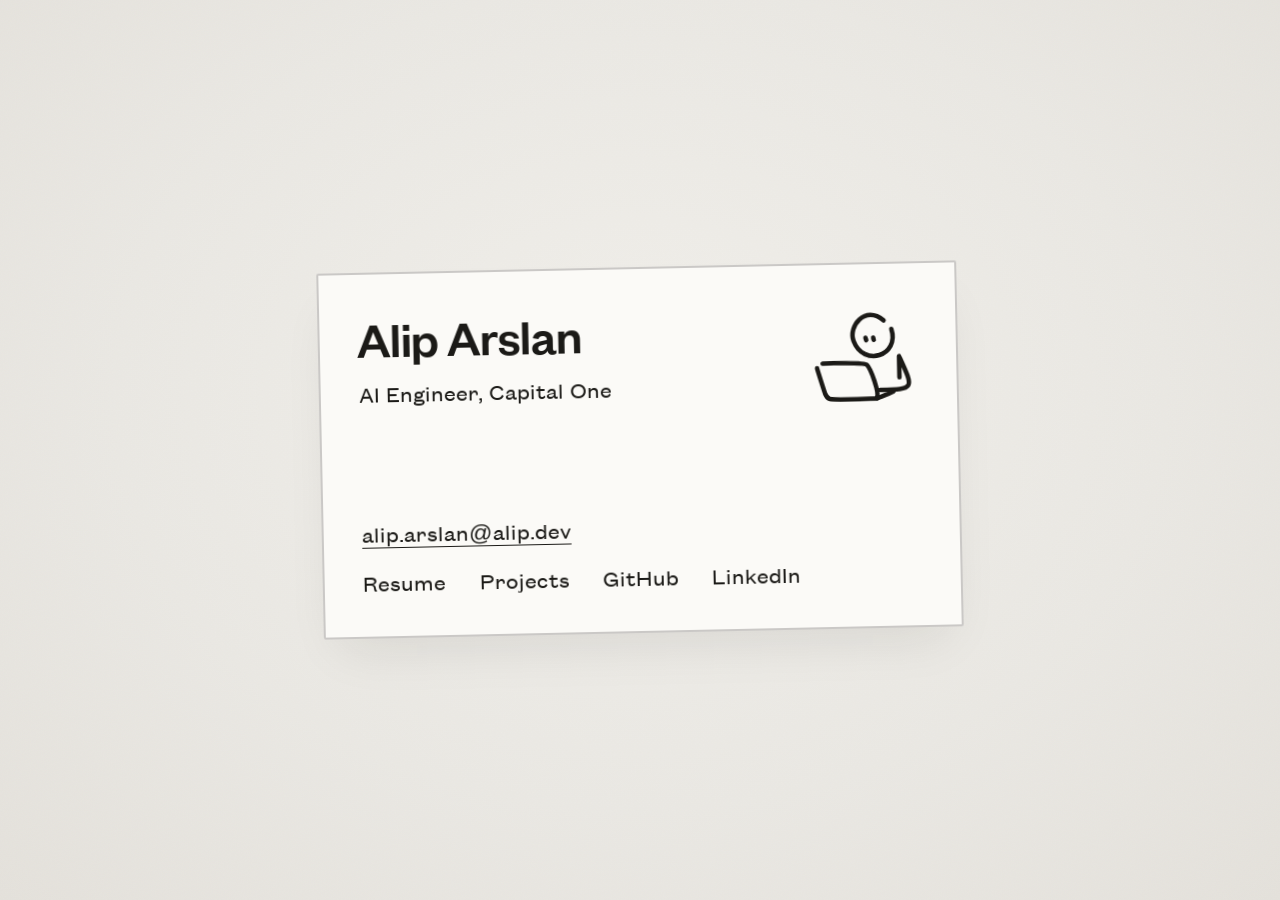
<file: index.html>
<!DOCTYPE html>
<html lang="en">
<head>
  <meta charset="UTF-8">
  <meta name="viewport" content="width=device-width, initial-scale=1.0">
  <title>Alip Arslan - AI Engineer</title>
  <meta name="description" content="Alip Arslan - AI engineer at Capital One.">
  <meta name="theme-color" content="#e9e7e2" media="(prefers-color-scheme: light)">
  <meta name="theme-color" content="#0d0d0c" media="(prefers-color-scheme: dark)">

  <meta property="og:title" content="Alip Arslan — AI Engineer">
  <meta property="og:description" content="AI Engineer, Capital One.">
  <meta property="og:type" content="profile">
  <meta property="og:url" content="https://alip.dev/">
  <meta property="og:image" content="https://alip.dev/static/og.png">
  <meta property="og:image:width" content="1200">
  <meta property="og:image:height" content="630">
  <meta property="og:image:alt" content="Alip Arslan's digital business card">
  <meta name="twitter:card" content="summary_large_image">

  <script type="application/ld+json">
    {
      "@context": "https://schema.org",
      "@type": "Person",
      "name": "Alip Arslan",
      "url": "https://alip.dev/",
      "email": "mailto:alip.arslan@alip.dev",
      "jobTitle": "AI Engineer",
      "worksFor": {
        "@type": "Organization",
        "name": "Capital One"
      },
      "sameAs": [
        "https://github.com/aliparslan",
        "https://linkedin.com/in/aliparslan"
      ]
    }
  </script>

  <link rel="canonical" href="https://alip.dev/">
  <link rel="icon" href="/static/favicon.png" type="image/png">
  <link rel="apple-touch-icon" href="/static/favicon.png">

  <link rel="preload" href="/fonts/founders-grotesk-text-regular.woff2" as="font" type="font/woff2" crossorigin>
  <link rel="preload" href="/fonts/founders-grotesk-medium.woff2" as="font" type="font/woff2" crossorigin>

  <link rel="stylesheet" href="/styles.css">
</head>
<body>

  <main class="scene">
    <div class="tilt">
      <article class="card" id="card">

        <section class="face front" id="front">
          <span class="card-illustration" aria-hidden="true"></span>

          <div>
            <h1 class="name">Alip Arslan</h1>
            <p class="role">AI Engineer, Capital One</p>
          </div>

          <div class="card-bottom">
            <p class="address">
              <a href="mailto:alip.arslan@alip.dev" class="email">alip.arslan@alip.dev</a>
            </p>
            <nav class="links" aria-label="Elsewhere">
              <a href="/resume.pdf" class="link" target="_blank" rel="noopener">Resume</a>
              <button type="button" class="link" id="flip-to-back" aria-expanded="false" aria-controls="back">Projects</button>
              <a href="https://github.com/aliparslan" class="link" target="_blank" rel="noopener">GitHub</a>
              <a href="https://linkedin.com/in/aliparslan" class="link" target="_blank" rel="noopener">LinkedIn</a>
            </nav>
          </div>
        </section>

        <section class="face back" id="back" aria-label="Projects" inert>
          <div class="back-head">
            <button type="button" class="flip-btn" id="flip-to-front">
              <svg class="arrow arrow-back" viewBox="0 0 10 10" aria-hidden="true">
                <path d="M9.2 5H1.4M4.6 1.8 1.4 5l3.2 3.2" />
              </svg>
              <span>Flip</span>
            </button>
          </div>

          <ul class="project-list">
            <li>
              <a href="https://pinkslip.alip.dev" target="_blank" rel="noopener">
                <span class="project-head">
                  <span class="project-name">Pinkslip</span>
                  <svg class="arrow arrow-out" viewBox="0 0 10 10" aria-hidden="true">
                    <path d="M0.8 9.2 9.2 0.8M3.6 0.8h5.6v5.6" />
                  </svg>
                </span>
                <span class="project-desc">
                  <span class="project-desc-full">Job alerts, pushed to your phone</span>
                  <span class="project-desc-short">Job alerts sent to your phone</span>
                </span>
              </a>
            </li>
            <li>
              <a href="https://github.com/aliparslan/anchor" target="_blank" rel="noopener">
                <span class="project-head">
                  <span class="project-name">Anchor</span>
                  <svg class="arrow arrow-out" viewBox="0 0 10 10" aria-hidden="true">
                    <path d="M0.8 9.2 9.2 0.8M3.6 0.8h5.6v5.6" />
                  </svg>
                </span>
                <span class="project-desc">
                  <span class="project-desc-full">A calm and minimal personal dashboard</span>
                  <span class="project-desc-short">Minimal personal dashboard</span>
                </span>
              </a>
            </li>
            <li>
              <a href="https://breadwinner.alip.dev" target="_blank" rel="noopener">
                <span class="project-head">
                  <span class="project-name">Breadwinner</span>
                  <svg class="arrow arrow-out" viewBox="0 0 10 10" aria-hidden="true">
                    <path d="M0.8 9.2 9.2 0.8M3.6 0.8h5.6v5.6" />
                  </svg>
                </span>
                <span class="project-desc">
                  <span class="project-desc-full">Track spending habits with AI insights</span>
                  <span class="project-desc-short">AI spending insights</span>
                </span>
              </a>
            </li>
            <li>
              <a href="https://github.com/aliparslan/hoosreading" target="_blank" rel="noopener">
                <span class="project-head">
                  <span class="project-name">Hoosreading</span>
                  <svg class="arrow arrow-out" viewBox="0 0 10 10" aria-hidden="true">
                    <path d="M0.8 9.2 9.2 0.8M3.6 0.8h5.6v5.6" />
                  </svg>
                </span>
                <span class="project-desc">
                  <span class="project-desc-full">Adapts webpages to your reading level</span>
                  <span class="project-desc-short">Adaptive reading tool</span>
                </span>
              </a>
            </li>
          </ul>
        </section>

      </article>
    </div>
  </main>

  <script src="/script.js"></script>

</body>
</html>
</file>
<file: styles.css>
*, *::before, *::after { margin: 0; padding: 0; box-sizing: border-box; }

@font-face {
  font-family: 'Founders Grotesk';
  src: url('/fonts/founders-grotesk-medium.woff2') format('woff2');
  font-weight: 500;
  font-display: swap;
}

@font-face {
  font-family: 'Founders Grotesk Text';
  src: url('/fonts/founders-grotesk-text-regular.woff2') format('woff2');
  font-weight: 400;
  font-display: swap;
}

@font-face {
  font-family: 'Founders Grotesk Text';
  src: url('/fonts/founders-grotesk-text-semibold.woff2') format('woff2');
  font-weight: 600;
  font-display: swap;
}

:root {
  --font: 'Founders Grotesk Text', 'Helvetica Neue', Helvetica, Arial, sans-serif;
  --ease: cubic-bezier(0.16, 1, 0.3, 1);
  --bg: #e9e7e2;
  --card: #fbfaf7;
  --fg: #1b1a17;
  --edge: rgba(27, 26, 23, 0.22);
  --ambient-center: #f0eee9;
  --ambient-edge: #e3e0da;
  --card-shadow: rgba(27, 26, 23, 0.1);
}

@media (prefers-color-scheme: dark) {
  :root {
    --bg: #0d0d0c;
    --card: #181714;
    --fg: #eae7e0;
    --edge: rgba(234, 231, 224, 0.2);
    --ambient-center: #141310;
    --ambient-edge: #090908;
    --card-shadow: rgba(0, 0, 0, 0.32);
  }
}

body {
  min-height: 100svh;
  display: grid;
  place-items: center;
  padding: clamp(1rem, 4vw, 3rem);
  font-family: var(--font);
  background-color: var(--bg);
  background-image:
    url("data:image/svg+xml,%3Csvg viewBox='0 0 140 140' xmlns='http://www.w3.org/2000/svg'%3E%3Cfilter id='n'%3E%3CfeTurbulence type='fractalNoise' baseFrequency='.85' numOctaves='3' stitchTiles='stitch'/%3E%3C/filter%3E%3Crect width='100%25' height='100%25' opacity='.14' filter='url(%23n)'/%3E%3C/svg%3E"),
    radial-gradient(
      ellipse at 50% 44%,
      var(--ambient-center) 0%,
      var(--bg) 58%,
      var(--ambient-edge) 100%
    );
  background-repeat: repeat, no-repeat;
  background-size: 140px 140px, 100% 100%;
  background-blend-mode: soft-light, normal;
  color: var(--fg);
  transition: background-color 0.3s ease, color 0.3s ease;
}

::selection {
  background: var(--fg);
  color: var(--card);
}

/* Card */
.scene {
  width: min(40rem, 100%, (100svh - 5rem) * 1.75);
  container-type: inline-size;
  perspective: 1600px;
}

.tilt {
  transform: rotate(-1.2deg);
  transform-style: preserve-3d;
  animation: deal-card 1.1s var(--ease);
}

@keyframes deal-card {
  from {
    transform: translate3d(0, -65vh, 0) rotate(-8deg);
  }
  to {
    transform: translate3d(0, 0, 0) rotate(-1.2deg);
  }
}

.card {
  /* Every internal measurement scales from this value. */
  font-size: clamp(0.8125rem, 3.15cqw, 1.3rem);
  aspect-ratio: 1.75 / 1;
  position: relative;
  touch-action: pan-y;
  transform-style: preserve-3d;
  transition: transform 0.7s var(--ease);
}

.card.dragging,
.card.normalizing { transition: none; }

.card.flipped { transform: rotateY(-180deg); }

.face {
  position: absolute;
  inset: 0;
  backface-visibility: hidden;
  -webkit-backface-visibility: hidden;
  background-color: var(--card);
  border: 0;
  border-radius: 2px;
  box-shadow:
    inset 0 0 0 2px var(--edge),
    0 1.25em 2.4em -0.9em var(--card-shadow);
  padding: 2em;
  display: flex;
  flex-direction: column;
  transition: background-color 0.3s ease;
}

.front {
  justify-content: space-between;
}

.back {
  transform: rotateY(-180deg);
}

/* Front */
.name,
.card-illustration {
  font-size: 2.54em;
}

.name {
  font-family: 'Founders Grotesk', var(--font);
  font-weight: 500;
  letter-spacing: -0.01em;
  line-height: 1.06;
  margin-inline-start: -0.035em;
}

.role {
  font-size: 1.14em;
  margin-top: 0.5em;
}

.card-bottom { font-size: 1.14em; }

.card-illustration {
  position: absolute;
  top: 0.52em;
  right: 0.61em;
  width: 2.52em;
  aspect-ratio: 1;
  background-color: currentColor;
  transform: scaleX(-1);
  -webkit-mask: url('/static/laptop-work.svg') center / contain no-repeat;
  mask: url('/static/laptop-work.svg') center / contain no-repeat;
  pointer-events: none;
}

.address { margin-bottom: 0.85em; }
.links   { display: flex; flex-wrap: wrap; gap: 1.45em; }

.email {
  color: inherit;
  text-decoration: underline;
  text-underline-offset: 0.22em;
  text-decoration-thickness: 1px;
}

.link {
  font: inherit;
  color: inherit;
  background: none;
  border: 0;
  cursor: pointer;
  text-decoration: none;
}

/* Expand small targets without affecting layout. */
.email, .link { position: relative; }
.email::before, .link::before {
  content: '';
  position: absolute;
  inset: -0.55em -0.25em;
}

.link::after,
.flip-btn > span::after,
.project-name::after {
  content: '';
  position: absolute;
  left: 0;
  bottom: -0.2em;
  width: 100%;
  height: 1px;
  background: currentColor;
  transform: scaleX(0);
  transform-origin: left;
  transition: transform 0.35s var(--ease);
  pointer-events: none;
}

.email:focus-visible,
.link:focus-visible,
.flip-btn:focus-visible,
.project-list a:focus-visible { outline: none; }

.email:focus-visible { text-decoration-thickness: 2px; }
.link:focus-visible::after { transform: scaleX(1); }

.arrow {
  flex: none;
  fill: none;
  stroke: currentColor;
  stroke-linecap: butt;
  stroke-linejoin: miter;
  transition: transform 0.2s var(--ease);
}

.arrow-out {
  width: 0.59em;
  height: 0.59em;
  position: relative;
  top: 0.07em;
  stroke-width: 1.6;
}

.arrow-back {
  width: 0.8em;
  height: 0.8em;
  position: relative;
  top: 0.06em;
  stroke-width: 1.45;
}

/* Back */
.back-head { padding-bottom: 0.25em; }

.flip-btn {
  display: inline-flex;
  align-items: baseline;
  gap: 0.5em;
  position: relative;
  font: inherit;
  font-size: 0.95em;
  font-weight: 600;
  letter-spacing: 0.08em;
  text-transform: uppercase;
  color: inherit;
  background: none;
  border: 0;
  cursor: pointer;
}

.flip-btn > span { position: relative; }

.flip-btn:focus-visible > span::after { transform: scaleX(1); }

.flip-btn:focus-visible .arrow-back { transform: translateX(-0.15em); }

.project-list {
  list-style: none;
  display: grid;
  grid-template-columns: repeat(2, minmax(0, 1fr));
  grid-template-rows: repeat(2, minmax(0, 1fr));
  flex: 1;
  margin-top: 0.35em;
}

.project-list li { min-width: 0; }

.project-list a {
  display: flex;
  flex-direction: column;
  justify-content: center;
  width: 100%;
  height: 100%;
  min-width: 0;
  padding: 0.65em 0.8em;
  text-decoration: none;
  color: inherit;
}

.project-list li:nth-child(odd) a { padding-left: 0; }

.project-head {
  display: flex;
  align-items: baseline;
  gap: 0.32em;
}

.project-name {
  position: relative;
  font-size: 1.14em;
  font-weight: 600;
}

.project-name::after { bottom: -0.15em; }

.project-desc {
  display: block;
  min-width: 0;
  font-size: 1em;
  line-height: 1.18;
  margin-top: 0.18em;
}

.project-desc-short { display: none; }

.project-list a:focus-visible .project-name::after { transform: scaleX(1); }
.project-list a:focus-visible .arrow-out { transform: translate(2px, -2px); }

@media (hover: hover) {
  .link:hover::after { transform: scaleX(1); }

  .flip-btn:hover > span::after { transform: scaleX(1); }
  .flip-btn:hover .arrow-back { transform: translateX(-0.15em); }

  .project-list a:hover .project-name::after { transform: scaleX(1); }
  .project-list a:hover .arrow-out { transform: translate(2px, -2px); }
}

/* Small screens */
@media (max-width: 30rem) {
  .face {
    box-shadow:
      inset 0 0 0 1px var(--edge),
      0 1em 2em -0.9em var(--card-shadow);
    padding: 1.25em;
  }
  .name,
  .card-illustration { font-size: 2.35em; }
  .links { gap: 1.1em; }
  .project-list {
    gap: 0.2em 0.55em;
    margin-top: 0.15em;
  }
  .project-list a {
    padding: 0.4em 0.55em;
  }
  .project-desc-full { display: none; }
  .project-desc-short { display: inline; }
  .back-head { padding-bottom: 0.15em; }
}

@media (max-width: 22rem) {
  .links { gap: 0.85em; }
}

/* Print at standard US business-card size. */
@media print {
  @page { margin: 0.6in; }

  body {
    display: block;
    padding: 0;
    min-height: 0;
    background: #fff;
    color: #000;
  }

  .scene { width: 3.5in; perspective: none; }
  .tilt  { transform: none !important; }

  .card {
    font-size: 10pt;
    transform: none;
  }

  .face {
    border: 0.5pt solid #999;
    box-shadow: none;
    background: #fff;
    padding: 0.26in;
  }

  .back { display: none; }

  .name,
  .card-illustration { font-size: 14pt; }
  .role { font-size: 9pt; }
  .card-bottom { font-size: 9pt; }
}

@media (prefers-reduced-motion: reduce) {
  *, *::before, *::after {
    transition: none !important;
    animation: none !important;
  }
}
</file>
